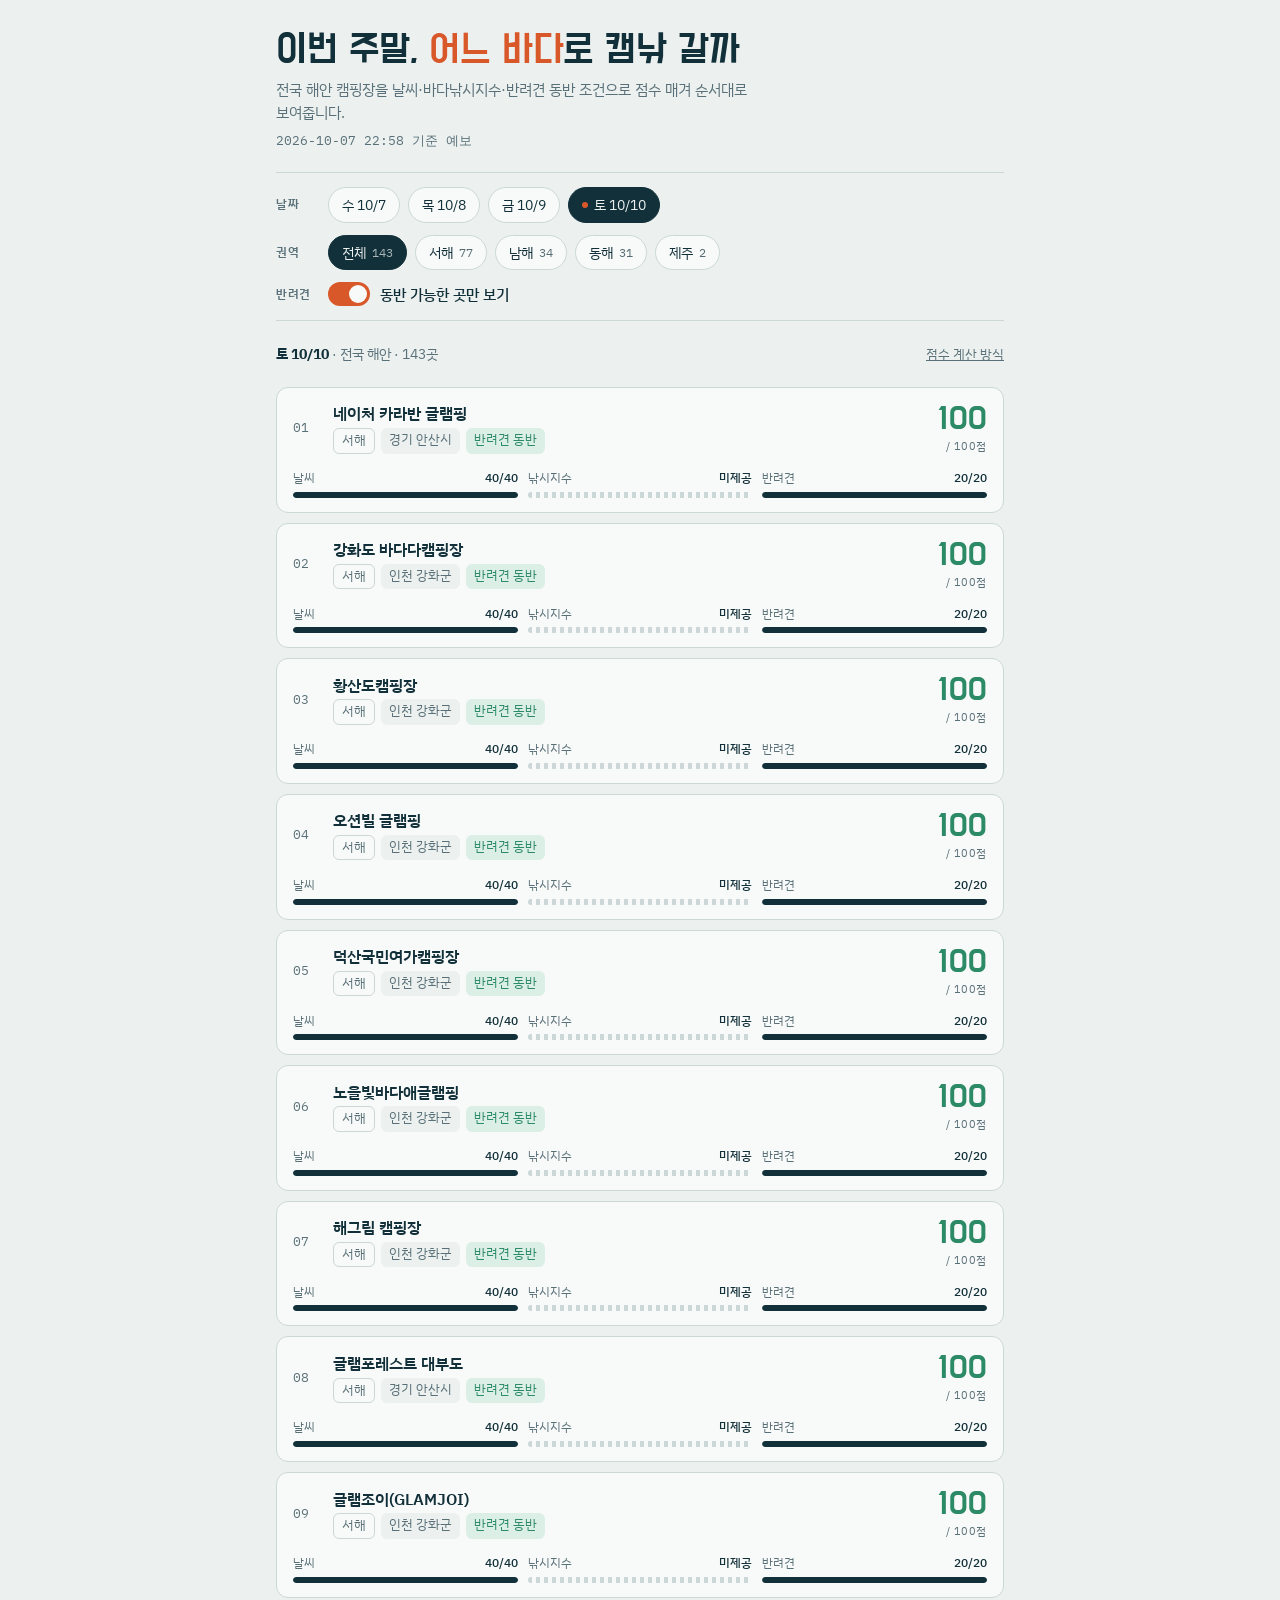
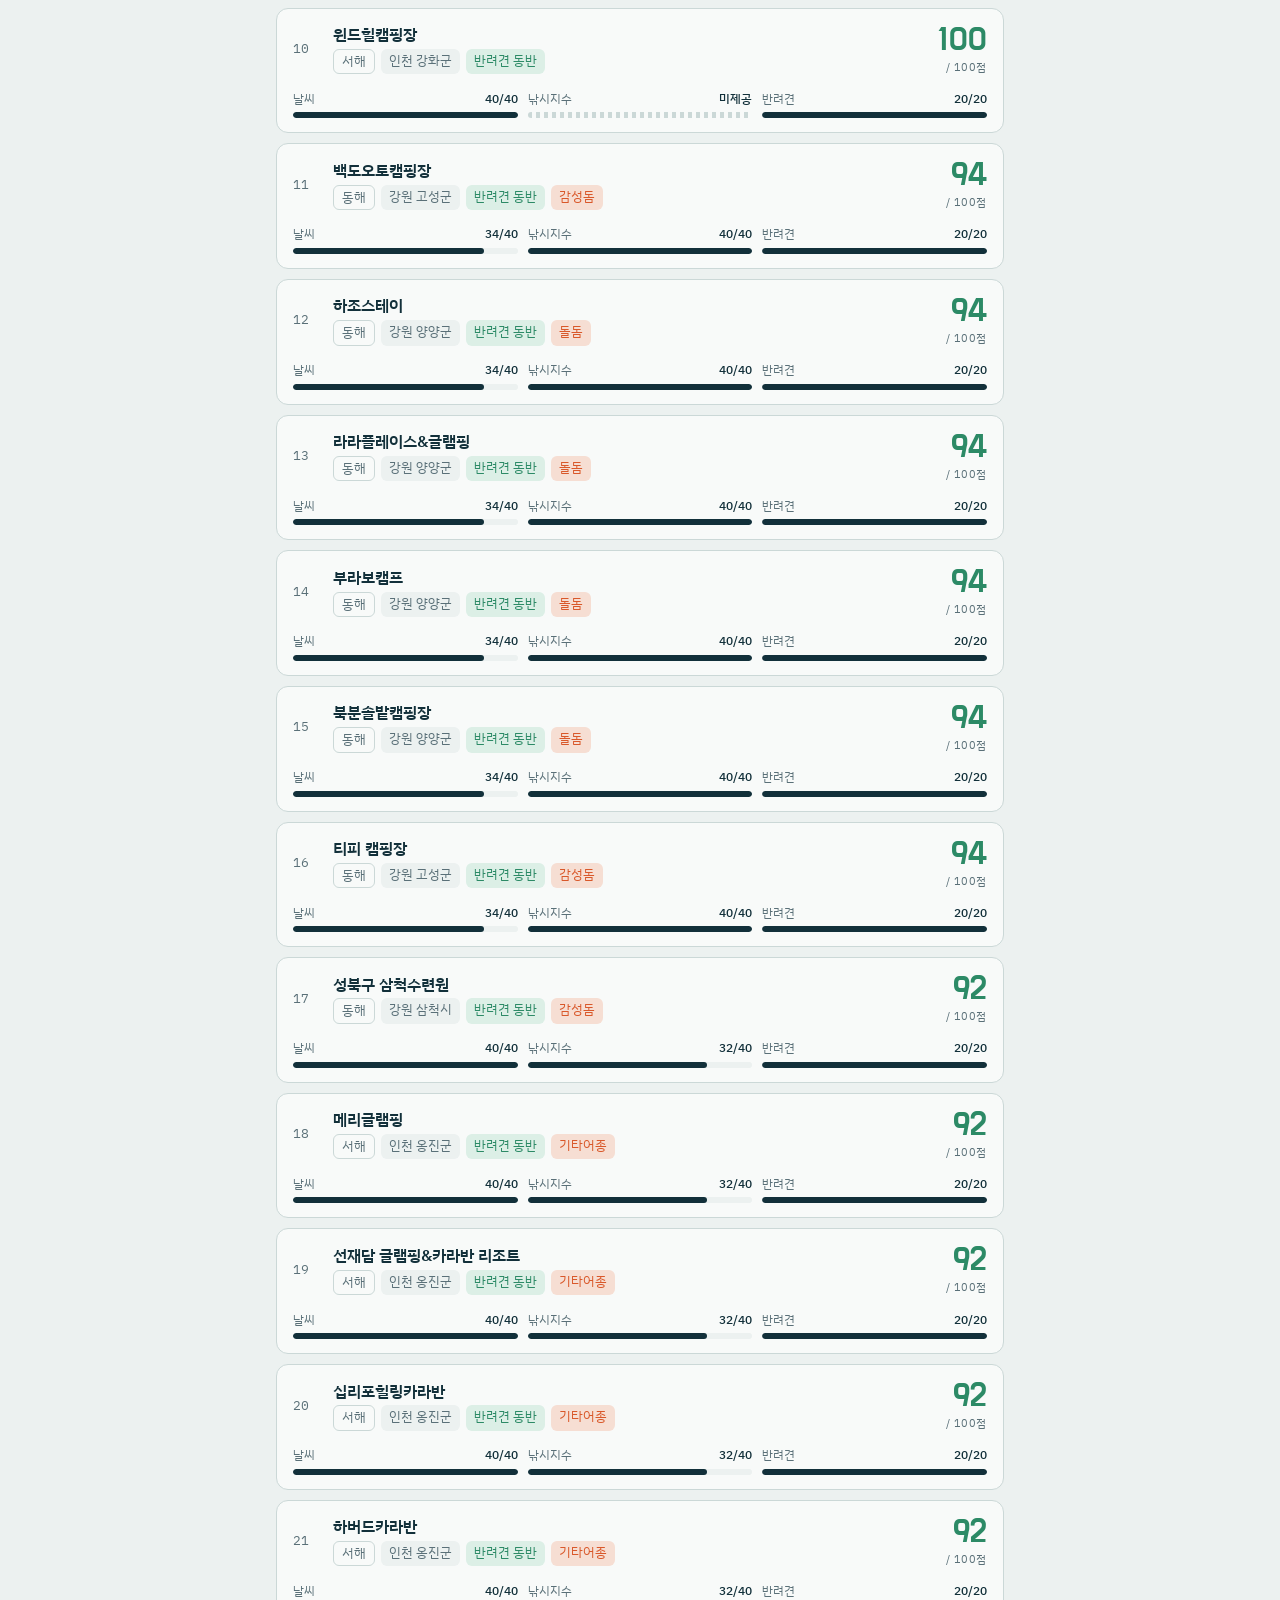
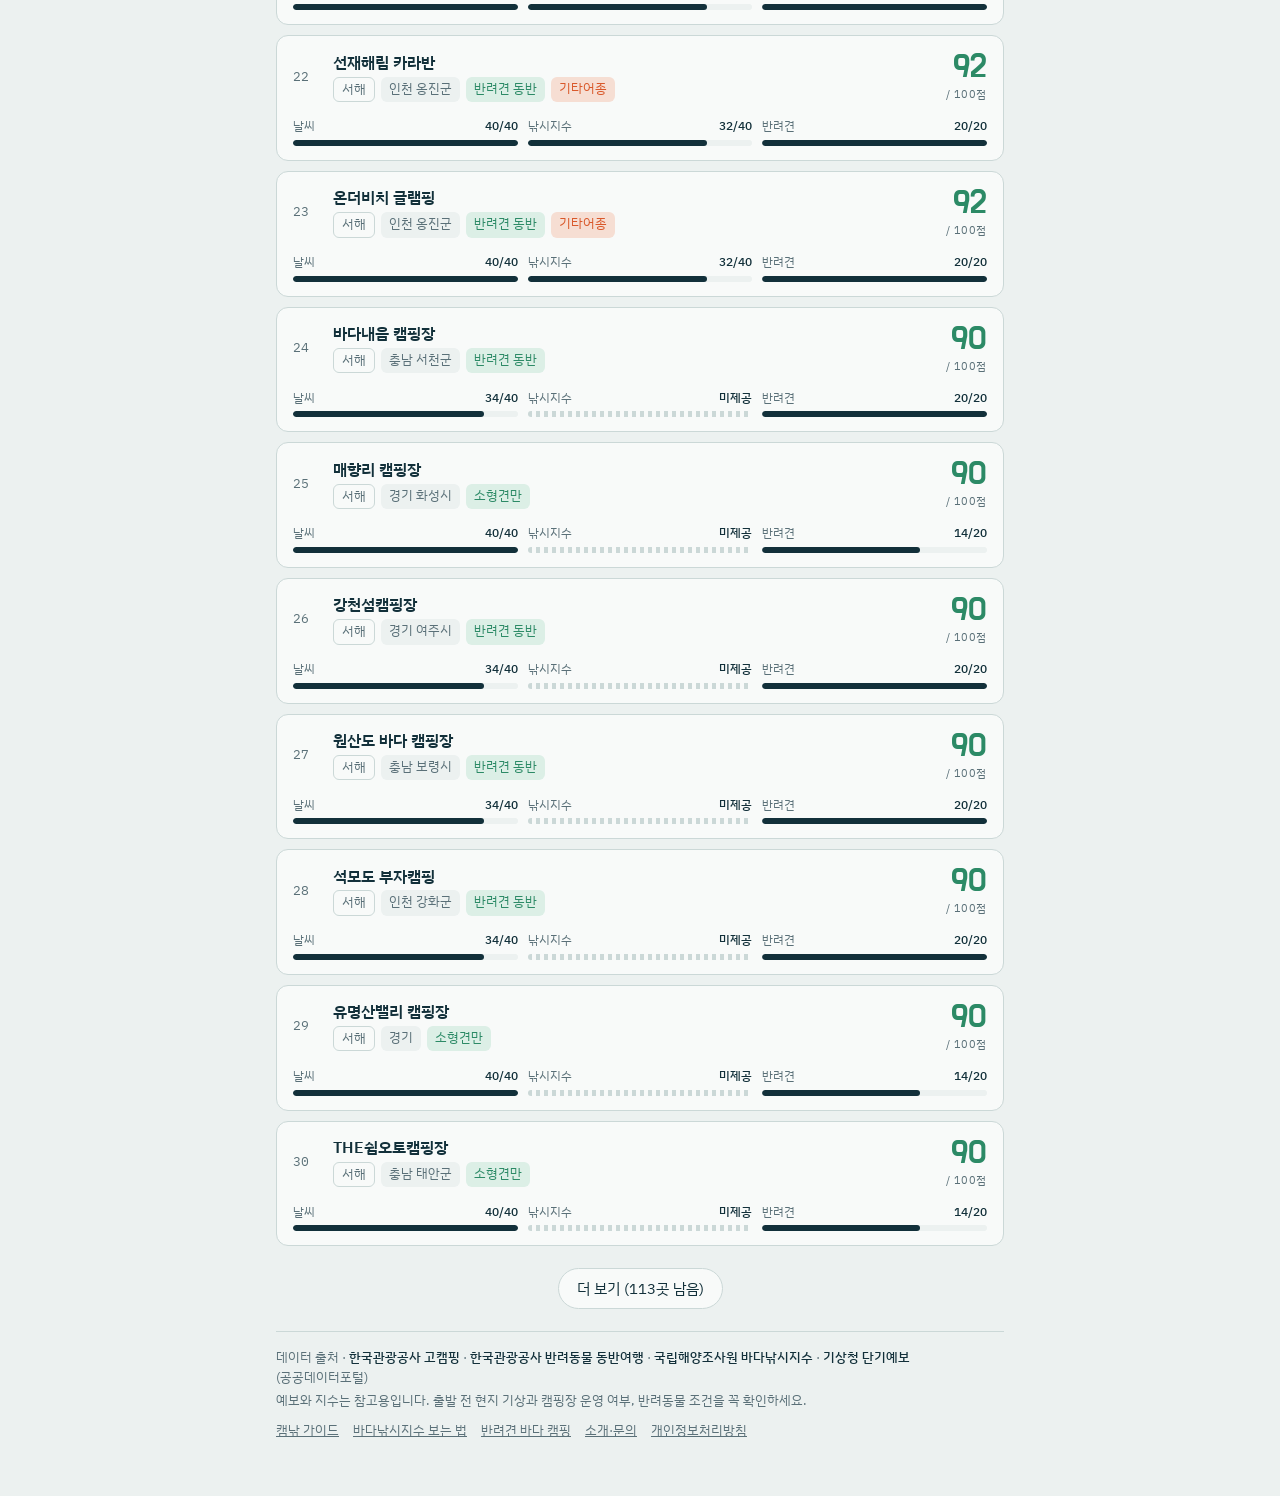
<file: docs/index.html>
<!doctype html>
<html lang="ko">
<head>
<meta charset="utf-8">
<meta name="viewport" content="width=device-width, initial-scale=1, viewport-fit=cover">
<title>주말 바다캠낚</title>
<meta name="description" content="전국 해안 캠핑장을 날씨·바다낚시지수·반려견 동반 조건으로 점수 매겨 보여줍니다.">
<link rel="preconnect" href="https://fonts.googleapis.com">
<link rel="stylesheet" href="https://fonts.googleapis.com/css2?family=Do+Hyeon&family=IBM+Plex+Sans+KR:wght@400;500;600&family=IBM+Plex+Mono:wght@400;500&display=swap">
<style>
/* Layout: 물때표처럼 촘촘한 한 줄 목록. 권역 → 시군 2단 필터, 카드를 누르면 그 자리에서 상세가 펼쳐진다. */
:root{
  --bg:#ECF1F0;--surface:#F8FAF9;--ink:#12303A;--muted:#5A7078;--line:#CBD8D7;
  --accent:#D9582A;--accent-soft:#F6DED3;
  --good:#2C8A66;--ok:#B8901B;--bad:#B4483C;
  --good-soft:#DCEFE6;--ok-soft:#F3EACB;--bad-soft:#F3DCD8;
  --f-display:"Do Hyeon","IBM Plex Sans KR",system-ui,sans-serif;
  --f-body:"IBM Plex Sans KR","Apple SD Gothic Neo","Malgun Gothic",system-ui,sans-serif;
  --f-mono:"IBM Plex Mono",ui-monospace,Menlo,monospace;
  color-scheme:light;
}
@media (prefers-color-scheme: dark){:root{
  --bg:#0D1C21;--surface:#132A31;--ink:#E3EEEC;--muted:#93ABB0;--line:#24434B;
  --accent:#F07A48;--accent-soft:#3A2419;--good:#5FC69A;--ok:#E2BE4E;--bad:#E9786A;
  --good-soft:#173A2E;--ok-soft:#3A3217;--bad-soft:#3E1F1B;color-scheme:dark}}

*{box-sizing:border-box}
html,body{margin:0}
body{background:var(--bg);color:var(--ink);font-family:var(--f-body);font-size:15px;line-height:1.55;padding-top:env(safe-area-inset-top,0px);word-break:keep-all;overflow-wrap:break-word}
[hidden]{display:none!important}
.wrap{max-width:760px;margin:0 auto;padding-inline:16px;padding-block:28px 56px;display:grid;gap:22px}
button{font:inherit;color:inherit}
a{color:inherit}
:focus-visible{outline:2px solid var(--accent);outline-offset:2px}

header{display:grid;gap:6px}
h1{font-family:var(--f-display);font-weight:400;font-size:clamp(30px,6vw,40px);line-height:1.1;margin:0;letter-spacing:-.01em;text-wrap:balance}
h1 em{font-style:normal;color:var(--accent)}
.sub{color:var(--muted);margin:0;max-width:60ch}
.badge{justify-self:start;font-size:12px;font-weight:600;letter-spacing:.04em;color:var(--accent);background:var(--accent-soft);padding:3px 9px;border-radius:999px}
.updated{font-size:12.5px;color:var(--muted);font-family:var(--f-mono)}

.controls{display:grid;gap:12px;padding-block:14px;border-block:1px solid var(--line)}
.row{display:flex;flex-wrap:wrap;gap:8px;align-items:center}
.lbl{font-size:12px;font-weight:600;letter-spacing:.06em;color:var(--muted);min-width:44px}
.chip{border:1px solid var(--line);background:var(--surface);padding:6px 13px;border-radius:999px;cursor:pointer;font-size:14px;display:inline-flex;align-items:center;gap:6px}
.chip[aria-pressed="true"]{background:var(--ink);color:var(--bg);border-color:var(--ink)}
.chip .c{font-family:var(--f-mono);font-size:11.5px;opacity:.7}
.chip .we{width:6px;height:6px;border-radius:50%;background:var(--accent)}
.chip.sm{padding:4px 11px;font-size:13px}
.sub-row{padding-left:52px}
@media (max-width:520px){.sub-row{padding-left:0}}
.toggle{display:inline-flex;align-items:center;gap:10px;cursor:pointer;font-weight:500}
.toggle input{position:absolute;opacity:0;width:1px;height:1px}
.sw{width:42px;height:24px;border-radius:999px;background:var(--line);position:relative;transition:background .2s}
.sw::after{content:"";position:absolute;top:3px;left:3px;width:18px;height:18px;border-radius:50%;background:var(--surface);transition:transform .2s}
.toggle input:checked + .sw{background:var(--accent)}
.toggle input:checked + .sw::after{transform:translateX(18px)}
.toggle input:focus-visible + .sw{outline:2px solid var(--accent);outline-offset:2px}

.summary{display:flex;justify-content:space-between;align-items:baseline;gap:8px;flex-wrap:wrap;font-size:14px;color:var(--muted)}
.summary b{color:var(--ink)}
.howto{background:none;border:none;color:var(--muted);text-decoration:underline;cursor:pointer;padding:0;font-size:13px}
.formula{font-size:13px;color:var(--muted);background:var(--surface);border:1px solid var(--line);border-radius:10px;padding:12px 14px;display:grid;gap:4px}
.formula p{margin:0}

ol.list{list-style:none;margin:0;padding:0;display:grid;gap:10px}
.card{background:var(--surface);border:1px solid var(--line);border-radius:12px;overflow:hidden}
.card.open{border-color:var(--ink)}
.head{width:100%;display:grid;grid-template-columns:auto 1fr auto;gap:14px;align-items:center;padding:14px 16px;background:none;border:none;text-align:left;cursor:pointer}
.rank{font-family:var(--f-mono);font-size:13px;color:var(--muted);width:26px}
.info{min-width:0;display:grid;gap:4px}
.name{font-weight:600;font-size:16px;line-height:1.3;overflow-wrap:anywhere}
.meta{display:flex;flex-wrap:wrap;gap:6px;font-size:12.5px}
.tag{padding:2px 8px;border-radius:6px;background:var(--bg);color:var(--muted)}
.tag.zone{background:transparent;border:1px solid var(--line)}
.tag.pet{background:var(--good-soft);color:var(--good)}
.tag.nopet{background:var(--bad-soft);color:var(--bad)}
.tag.fish{background:var(--accent-soft);color:var(--accent)}
.score{text-align:right;display:grid;justify-items:end;gap:2px}
.score .n{font-family:var(--f-display);font-size:34px;line-height:1;font-variant-numeric:tabular-nums}
.score .of{font-size:11px;color:var(--muted);letter-spacing:.05em}
.score.g .n{color:var(--good)}.score.o .n{color:var(--ok)}.score.b .n{color:var(--bad)}

.bars{display:grid;grid-template-columns:repeat(3,1fr);gap:10px;padding:0 16px 14px}
.bar{display:grid;gap:4px;font-size:12px;color:var(--muted)}
.bar .t{display:flex;justify-content:space-between;font-variant-numeric:tabular-nums}
.bar .t b{color:var(--ink);font-weight:500}
.track{height:6px;border-radius:3px;background:var(--bg);overflow:hidden}
.fill{height:100%;border-radius:3px;background:var(--ink)}
.bar.na .track{background:repeating-linear-gradient(90deg,var(--line) 0 4px,transparent 4px 8px)}

.detail{border-top:1px dashed var(--line);padding:16px;display:grid;gap:18px}
.detail h3{font-size:12px;font-weight:600;letter-spacing:.08em;color:var(--muted);margin:0 0 8px}
.cells{display:grid;grid-template-columns:repeat(4,1fr);gap:8px}
.cell{background:var(--bg);border-radius:8px;padding:8px 10px;display:grid;gap:2px}
.cell span{font-size:11.5px;color:var(--muted)}
.cell b{font-family:var(--f-mono);font-weight:500;font-size:15px;font-variant-numeric:tabular-nums}
.slots{display:grid;grid-template-columns:repeat(3,1fr);gap:8px}
.slot{border:1px solid var(--line);border-radius:8px;padding:8px 10px;font-size:13px;display:grid;gap:2px}
.slot .when{font-weight:600}
.slot .v{font-family:var(--f-mono);font-size:12.5px;color:var(--muted)}
.idx{display:inline-block;font-weight:600;padding:1px 8px;border-radius:5px;font-size:12.5px}
.idx.l5,.idx.l4{background:var(--good-soft);color:var(--good)}
.idx.l3{background:var(--ok-soft);color:var(--ok)}
.idx.l2,.idx.l1{background:var(--bad-soft);color:var(--bad)}
.p{font-size:14px;margin:0}
.p .d{font-family:var(--f-mono);color:var(--muted);font-size:13px}
ul.near{list-style:none;margin:0;padding:0;display:grid;gap:6px}
ul.near li{display:flex;justify-content:space-between;gap:10px;font-size:14px;padding-bottom:6px;border-bottom:1px solid var(--line)}
ul.near li:last-child{border-bottom:none}
ul.near .k{font-size:12px;color:var(--muted);margin-right:6px}
ul.near .d{font-family:var(--f-mono);color:var(--muted);font-size:13px;white-space:nowrap}
.links{display:flex;flex-wrap:wrap;gap:8px;align-items:center}
.cta{border:1px solid var(--ink);background:var(--ink);color:var(--bg);border-radius:8px;padding:8px 14px;font-size:13.5px;font-weight:500;cursor:pointer;text-decoration:none}
.tel{font-family:var(--f-mono);font-size:13px;color:var(--muted);user-select:all}
.more{justify-self:center;border:1px solid var(--line);background:var(--surface);border-radius:999px;padding:8px 18px;cursor:pointer}

.empty{background:var(--surface);border:1px dashed var(--line);border-radius:12px;padding:24px;text-align:center;color:var(--muted)}
footer{font-size:12.5px;color:var(--muted);display:grid;gap:4px;border-top:1px solid var(--line);padding-top:16px}
footer b{color:var(--ink);font-weight:500}
.flinks{display:flex;flex-wrap:wrap;gap:4px 14px;margin-top:6px}
.flinks a{color:var(--muted)}

@media (max-width:520px){
  .bars{grid-template-columns:1fr}
  .cells{grid-template-columns:repeat(2,1fr)}
  .slots{grid-template-columns:1fr}
  .head{gap:10px;padding:12px 14px}
}
@media (prefers-reduced-motion:reduce){*{transition:none!important}}
</style>
</head>
<body>
<div class="wrap">
  <header>
    <span class="badge" id="demo-badge" hidden>예시 데이터 · 실제 API 연결 전</span>
    <h1>이번 주말, <em>어느 바다</em>로 캠낚 갈까</h1>
    <p class="sub">전국 해안 캠핑장을 날씨·바다낚시지수·반려견 동반 조건으로 점수 매겨 순서대로 보여줍니다.</p>
    <span class="updated" id="updated"></span>
  </header>

  <section class="controls" aria-label="조건">
    <div class="row" role="group" aria-label="날짜" id="dates"></div>
    <div class="row" role="group" aria-label="권역" id="zones"></div>
    <div class="row sub-row" role="group" aria-label="시군" id="cities" hidden></div>
    <div class="row">
      <span class="lbl">반려견</span>
      <label class="toggle" for="pet-only"><input type="checkbox" id="pet-only" checked><span class="sw" aria-hidden="true"></span>동반 가능한 곳만 보기</label>
    </div>
  </section>

  <div class="summary">
    <span id="summary">데이터를 불러오는 중…</span>
    <button class="howto" id="howto-btn" aria-expanded="false" aria-controls="formula">점수 계산 방식</button>
  </div>
  <div class="formula" id="formula" hidden>
    <p><b>날씨 40점</b> 낮 시간(06~21시) 최고 강수확률과 최대 풍속(4m/s 초과분)을 감점해 계산합니다.</p>
    <p><b>낚시 40점</b> 15km 안 가장 가까운 포인트의 바다낚시지수 5단계(매우좋음 40 · 좋음 32 · 보통 24 · 나쁨 14 · 매우나쁨 6).</p>
    <p><b>편의 20점</b> 반려견 전 견종 가능 20 · 소형견만 14 · 불가 8. 반려견 필터를 끄면 부대시설 수 기준으로 바뀝니다.</p>
    <p>낚시지수가 없는 곳은 날씨와 편의 60점을 100점으로 환산합니다.</p>
  </div>

  <ol class="list" id="list"></ol>
  <button class="more" id="more" hidden>더 보기</button>

  <footer>
    <span>데이터 출처 · <b>한국관광공사 고캠핑</b> · <b>한국관광공사 반려동물 동반여행</b> · <b>국립해양조사원 바다낚시지수</b> · <b>기상청 단기예보</b> (공공데이터포털)</span>
    <span>예보와 지수는 참고용입니다. 출발 전 현지 기상과 캠핑장 운영 여부, 반려동물 조건을 꼭 확인하세요.</span>
    <nav class="flinks"><a href="guide.html">캠낚 가이드</a><a href="guide-fishing-index.html">바다낚시지수 보는 법</a><a href="guide-dog-camping.html">반려견 바다 캠핑</a><a href="about.html">소개·문의</a><a href="privacy.html">개인정보처리방침</a></nav>
  </footer>
</div>

<script>
const ZONES=["서해","남해","동해","제주"];
const LV={"매우좋음":5,"좋음":4,"보통":3,"나쁨":2,"매우나쁨":1};
const PAGE=30;
let DATA=null;
const state={day:null,zone:"전체",city:"전체",petOnly:true,open:null,limit:PAGE};

function load(){try{const s=JSON.parse(localStorage.getItem("camnak")||"{}");
  if(s.zone)state.zone=s.zone;if(typeof s.petOnly==="boolean")state.petOnly=s.petOnly;}catch(e){}}
function save(){try{localStorage.setItem("camnak",JSON.stringify({zone:state.zone,city:state.city,petOnly:state.petOnly}))}catch(e){}}
const esc=s=>String(s??"").replace(/[&<>"']/g,c=>({"&":"&amp;","<":"&lt;",">":"&gt;",'"':"&quot;","'":"&#39;"}[c]));

function scoreOf(s){
  const d=s.days[state.day];
  const conv=state.petOnly?({all:20,small:14,none:8}[s.pet]):s.fac;
  if(d.fishScore==null)return{weather:d.weather,fish:null,conv,total:Math.round((d.weather+conv)/60*100)};
  return{weather:d.weather,fish:d.fishScore,conv,total:d.weather+d.fishScore+conv};
}
const visible=s=>(!state.petOnly||s.pet!=="none")&&s.days[state.day];
const zonesOf=s=>s.zones||[s.zone];
const inZone=(s,z)=>z==="전체"||zonesOf(s).includes(z);
const petTag=s=>s.pet==="all"?'<span class="tag pet">반려견 동반</span>':s.pet==="small"?'<span class="tag pet">소형견만</span>':'<span class="tag nopet">반려견 불가</span>';
const bar=(label,v,max)=>v==null
  ?`<div class="bar na"><div class="t"><span>${label}</span><b>미제공</b></div><div class="track"></div></div>`
  :`<div class="bar"><div class="t"><span>${label}</span><b>${v}/${max}</b></div><div class="track"><div class="fill" style="width:${v/max*100}%"></div></div></div>`;
const tone=t=>t>=75?"g":t>=55?"o":"b";
const cell=(k,v)=>v==null||v===""?"":`<div class="cell"><span>${k}</span><b>${esc(v)}</b></div>`;

function renderFilters(){
  document.getElementById("dates").innerHTML='<span class="lbl">날짜</span>'+DATA.dates.map((d,i)=>
    `<button class="chip" id="d-${i}" data-day="${d.key}" aria-pressed="${state.day===d.key}">${d.weekend?'<span class="we" aria-label="주말"></span>':''}${d.label}</button>`).join("");
  const count=z=>DATA.sites.filter(s=>visible(s)&&inZone(s,z)).length;
  document.getElementById("zones").innerHTML='<span class="lbl">권역</span>'+["전체",...ZONES].map((z,i)=>
    `<button class="chip" id="z-${i}" data-zone="${z}" aria-pressed="${state.zone===z}">${z}<span class="c">${count(z)}</span></button>`).join("");
  const row=document.getElementById("cities");
  if(state.zone==="전체"){row.hidden=true;row.innerHTML="";}
  else{
    const cities=[...new Set(DATA.sites.filter(s=>inZone(s,state.zone)&&visible(s)).map(s=>s.city))].sort();
    row.hidden=false;
    row.innerHTML=["전체",...cities].map((c,i)=>`<button class="chip sm" id="c-${i}" data-city="${esc(c)}" aria-pressed="${state.city===c}">${c==="전체"?state.zone+" 전체":esc(c)}</button>`).join("");
  }
  document.getElementById("pet-only").checked=state.petOnly;
}

function detailHtml(s,d){
  const f=d.fishScore!=null;
  let pointHtml;
  if(f)pointHtml=`<p class="p">${esc(s.point.name)} <span class="d">${s.point.km}km</span>${d.fishName?` · 대상어 ${esc(d.fishName)}`:""} · 낚시지수 <span class="idx l${LV[d.idx]||3}">${esc(d.idx)}</span></p>`;
  else if(s.point&&s.point.name)pointHtml=`<p class="p">${esc(s.point.name)} <span class="d">${s.point.km}km</span> · 이 날짜의 낚시지수가 아직 없어요.</p>`;
  else if(s.point)pointHtml=`<p class="p">반경 15km 안에 낚시지수 제공 포인트가 없어요 <span class="d">(가장 가까운 곳 ${s.point.km}km)</span>.</p>`;
  else pointHtml=`<p class="p">낚시지수는 곧 연결됩니다. 지금은 날씨와 편의 점수로만 순위를 매겼어요.</p>`;
  const near=s.near&&s.near.length
    ?`<ul class="near">${s.near.map(n=>`<li><span><span class="k">${esc(n[0])}</span>${esc(n[1])}</span><span class="d">${n[2]}km</span></li>`).join("")}</ul>`
    :`<p class="p">10km 안에 등록된 반려동물 동반 장소가 없어요.</p>`;
  const petNote=s.petRaw?` · 캠핑장 표기: ${esc(s.petRaw)}`:" · 캠핑장 표기 없음(동반 불가로 분류)";
  return `
    <div><h3>바다·날씨</h3><div class="cells">
      ${cell("강수확률",d.rain+" %")}${cell("최대 풍속",d.wind+" m/s")}${d.wave!=null?cell("파고",d.wave.toFixed(1)+" m"):""}
      ${d.tmax!=null?cell("기온",`${d.tmin}~${d.tmax} ℃`):""}${d.sea!=null?cell("수온",d.sea+" ℃"):""}${d.tide?cell("물때",d.tide):""}</div></div>
    <div><h3>시간대별 날씨</h3><div class="slots">${d.slots.map(x=>`<div class="slot"><span class="when">${x[0]}</span><span>${esc(x[1])}</span><span class="v">${esc(x[2])}</span></div>`).join("")}</div></div>
    <div><h3>가까운 낚시 포인트</h3>${pointHtml}</div>
    <div><h3>주변 반려동물 동반 장소${petNote}</h3>${near}</div>
    <div class="links">${s.link?`<a class="cta" href="${esc(s.link)}" target="_blank" rel="noopener">예약·홈페이지</a>`:""}${s.tel?`<span class="tel">${esc(s.tel)}</span>`:""}<span class="p" style="color:var(--muted);font-size:13px">${esc(s.addr)}</span></div>`;
}

function render(){
  renderFilters();
  const rows=DATA.sites.filter(s=>visible(s)&&inZone(s,state.zone)&&(state.city==="전체"||s.city===state.city))
    .map(s=>({s,sc:scoreOf(s)})).sort((a,b)=>b.sc.total-a.sc.total);
  const dl=DATA.dates.find(d=>d.key===state.day);
  const where=state.zone==="전체"?"전국 해안":state.city==="전체"?state.zone+" 권역":state.zone+" · "+state.city;
  document.getElementById("summary").innerHTML=`<b>${dl?dl.label:""}</b> · ${where} · ${rows.length}곳`;

  const list=document.getElementById("list");
  const more=document.getElementById("more");
  if(!rows.length){list.innerHTML='<li class="empty">조건에 맞는 캠핑장이 없어요. 권역을 넓히거나 반려견 필터를 꺼 보세요.</li>';more.hidden=true;return;}
  list.innerHTML=rows.slice(0,state.limit).map(({s,sc},i)=>{
    const d=s.days[state.day];const open=state.open===s.id;
    return `<li class="card${open?" open":""}">
      <button class="head" id="h-${s.id}" data-id="${s.id}" aria-expanded="${open}" aria-controls="x-${s.id}">
        <span class="rank">${String(i+1).padStart(2,"0")}</span>
        <span class="info"><span class="name">${esc(s.name)}</span>
          <span class="meta"><span class="tag zone">${zonesOf(s).join("·")}</span><span class="tag">${esc(s.area)}</span>${petTag(s)}${d.fishName?`<span class="tag fish">${esc(d.fishName)}</span>`:""}</span></span>
        <span class="score ${tone(sc.total)}"><span class="n">${sc.total}</span><span class="of">/ 100점</span></span>
      </button>
      <div class="bars">${bar("날씨",sc.weather,40)}${bar("낚시지수",sc.fish,40)}${bar(state.petOnly?"반려견":"편의시설",sc.conv,20)}</div>
      <div class="detail" id="x-${s.id}" ${open?"":"hidden"}>${open?detailHtml(s,d):""}</div></li>`;}).join("");
  more.hidden=rows.length<=state.limit;
  more.textContent=`더 보기 (${rows.length-state.limit}곳 남음)`;
}

document.addEventListener("click",e=>{
  const day=e.target.closest("[data-day]");if(day){state.day=day.dataset.day;render();return;}
  const z=e.target.closest("[data-zone]");if(z){state.zone=z.dataset.zone;state.city="전체";state.open=null;state.limit=PAGE;save();render();return;}
  const c=e.target.closest("[data-city]");if(c){state.city=c.dataset.city;state.open=null;state.limit=PAGE;save();render();return;}
  const h=e.target.closest(".head");if(h){state.open=state.open===h.dataset.id?null:h.dataset.id;render();document.getElementById("h-"+h.dataset.id)?.focus();return;}
});
document.getElementById("more").addEventListener("click",()=>{state.limit+=PAGE;render();});
document.getElementById("pet-only").addEventListener("change",e=>{state.petOnly=e.target.checked;save();render();});
document.getElementById("howto-btn").addEventListener("click",e=>{const f=document.getElementById("formula");f.hidden=!f.hidden;e.currentTarget.setAttribute("aria-expanded",String(!f.hidden));});

load();
fetch("data/sites.json",{cache:"no-cache"}).then(r=>{if(!r.ok)throw new Error(r.status);return r.json();}).then(d=>{
  DATA=d;
  document.getElementById("demo-badge").hidden=!d.demo;
  document.getElementById("updated").textContent=`${d.updated} 기준 예보`;
  const we=d.dates.find(x=>x.weekend);
  state.day=(we||d.dates[0]).key;
  if(!ZONES.includes(state.zone))state.zone="전체";
  render();
}).catch(()=>{document.getElementById("summary").textContent="데이터를 불러오지 못했어요. 잠시 후 새로고침해 주세요.";});
</script>
</body>
</html>
</file>
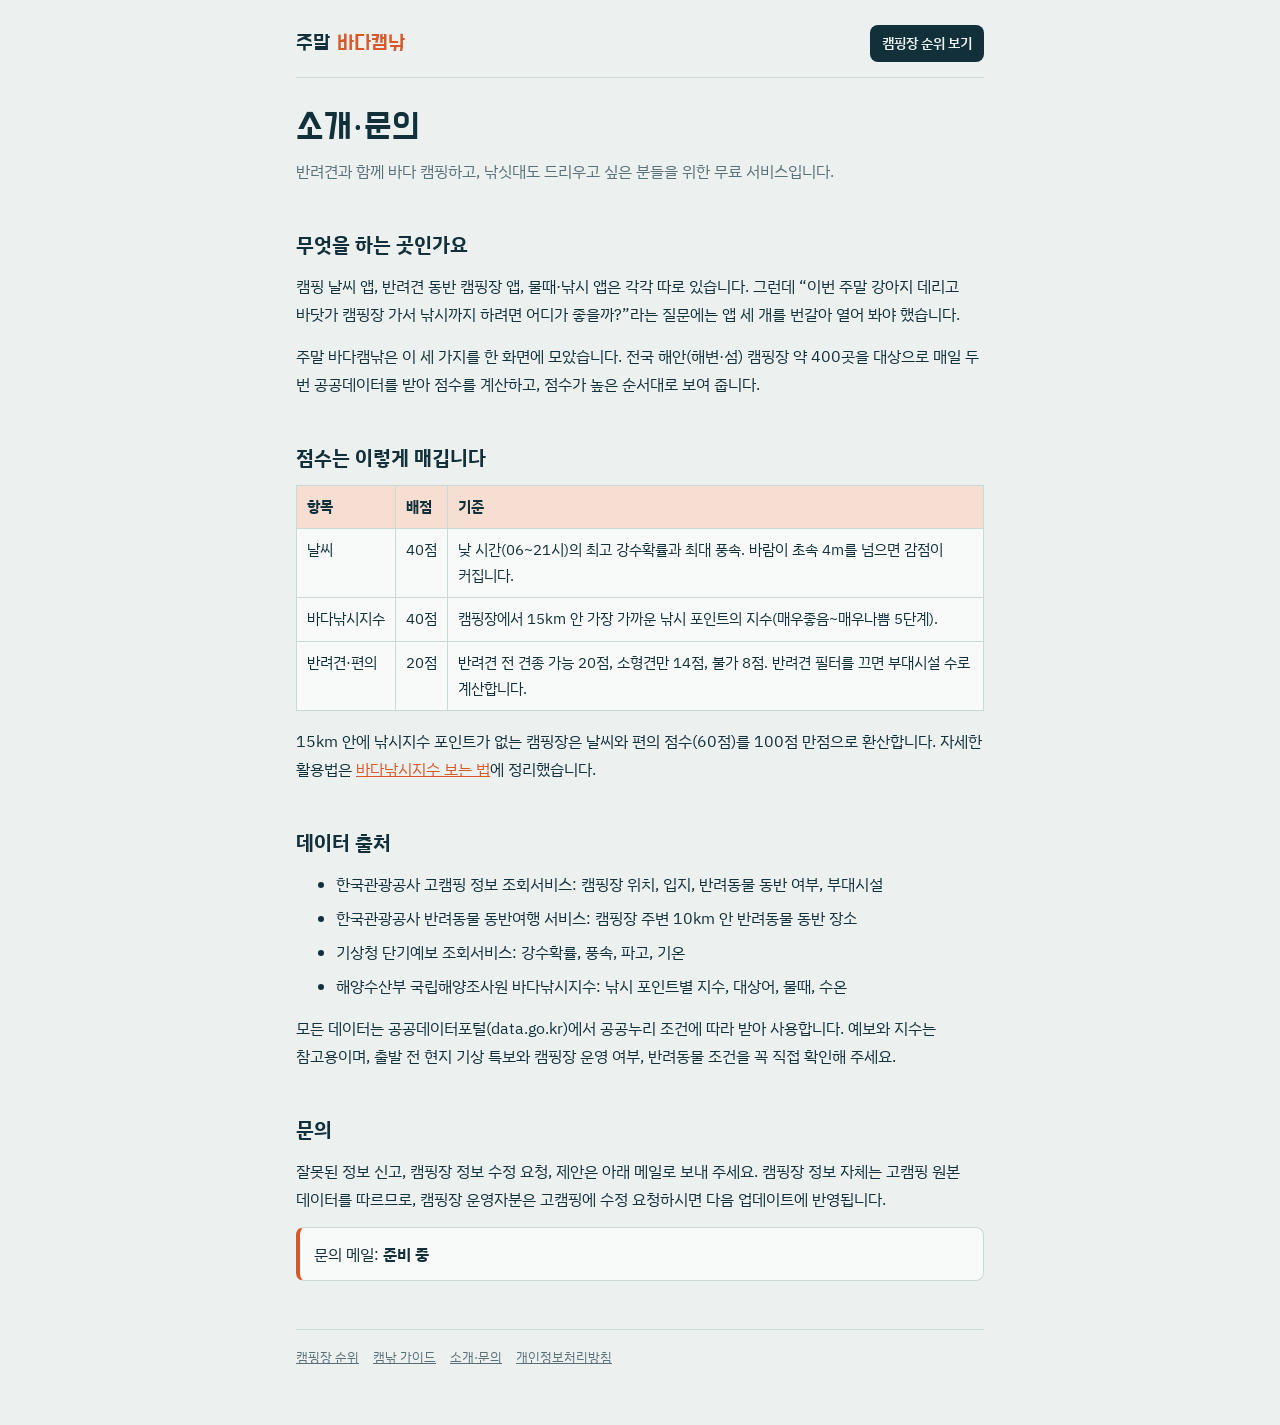
<file: docs/about.html>
<!doctype html>
<html lang="ko">
<head>
<meta charset="utf-8">
<meta name="viewport" content="width=device-width, initial-scale=1">
<title>소개·문의 | 주말 바다캠낚</title>
<meta name="description" content="주말 바다캠낚은 전국 해안 캠핑장을 날씨·바다낚시지수·반려견 동반 조건으로 점수 매겨 보여주는 무료 서비스입니다.">
<link rel="stylesheet" href="https://fonts.googleapis.com/css2?family=Do+Hyeon&family=IBM+Plex+Sans+KR:wght@400;500;600&display=swap">
<link rel="stylesheet" href="page.css">
</head>
<body>
<div class="wrap">
  <nav class="top"><a class="home" href="./">주말 <em>바다캠낚</em></a><a class="go" href="./">캠핑장 순위 보기</a></nav>

  <h1>소개·문의</h1>
  <p class="lead">반려견과 함께 바다 캠핑하고, 낚싯대도 드리우고 싶은 분들을 위한 무료 서비스입니다.</p>

  <h2>무엇을 하는 곳인가요</h2>
  <p>캠핑 날씨 앱, 반려견 동반 캠핑장 앱, 물때·낚시 앱은 각각 따로 있습니다. 그런데 “이번 주말 강아지 데리고 바닷가 캠핑장 가서 낚시까지 하려면 어디가 좋을까?”라는 질문에는 앱 세 개를 번갈아 열어 봐야 했습니다.</p>
  <p>주말 바다캠낚은 이 세 가지를 한 화면에 모았습니다. 전국 해안(해변·섬) 캠핑장 약 400곳을 대상으로 매일 두 번 공공데이터를 받아 점수를 계산하고, 점수가 높은 순서대로 보여 줍니다.</p>

  <h2>점수는 이렇게 매깁니다</h2>
  <table>
    <tr><th>항목</th><th>배점</th><th>기준</th></tr>
    <tr><td>날씨</td><td>40점</td><td>낮 시간(06~21시)의 최고 강수확률과 최대 풍속. 바람이 초속 4m를 넘으면 감점이 커집니다.</td></tr>
    <tr><td>바다낚시지수</td><td>40점</td><td>캠핑장에서 15km 안 가장 가까운 낚시 포인트의 지수(매우좋음~매우나쁨 5단계).</td></tr>
    <tr><td>반려견·편의</td><td>20점</td><td>반려견 전 견종 가능 20점, 소형견만 14점, 불가 8점. 반려견 필터를 끄면 부대시설 수로 계산합니다.</td></tr>
  </table>
  <p>15km 안에 낚시지수 포인트가 없는 캠핑장은 날씨와 편의 점수(60점)를 100점 만점으로 환산합니다. 자세한 활용법은 <a href="guide-fishing-index.html">바다낚시지수 보는 법</a>에 정리했습니다.</p>

  <h2>데이터 출처</h2>
  <ul>
    <li>한국관광공사 고캠핑 정보 조회서비스: 캠핑장 위치, 입지, 반려동물 동반 여부, 부대시설</li>
    <li>한국관광공사 반려동물 동반여행 서비스: 캠핑장 주변 10km 안 반려동물 동반 장소</li>
    <li>기상청 단기예보 조회서비스: 강수확률, 풍속, 파고, 기온</li>
    <li>해양수산부 국립해양조사원 바다낚시지수: 낚시 포인트별 지수, 대상어, 물때, 수온</li>
  </ul>
  <p>모든 데이터는 공공데이터포털(data.go.kr)에서 공공누리 조건에 따라 받아 사용합니다. 예보와 지수는 참고용이며, 출발 전 현지 기상 특보와 캠핑장 운영 여부, 반려동물 조건을 꼭 직접 확인해 주세요.</p>

  <h2>문의</h2>
  <p>잘못된 정보 신고, 캠핑장 정보 수정 요청, 제안은 아래 메일로 보내 주세요. 캠핑장 정보 자체는 고캠핑 원본 데이터를 따르므로, 캠핑장 운영자분은 고캠핑에 수정 요청하시면 다음 업데이트에 반영됩니다.</p>
  <p class="note">문의 메일: <b id="contact">준비 중</b></p>

  <footer><a href="./">캠핑장 순위</a><a href="guide.html">캠낚 가이드</a><a href="about.html">소개·문의</a><a href="privacy.html">개인정보처리방침</a></footer>
</div>
</body>
</html>
</file>
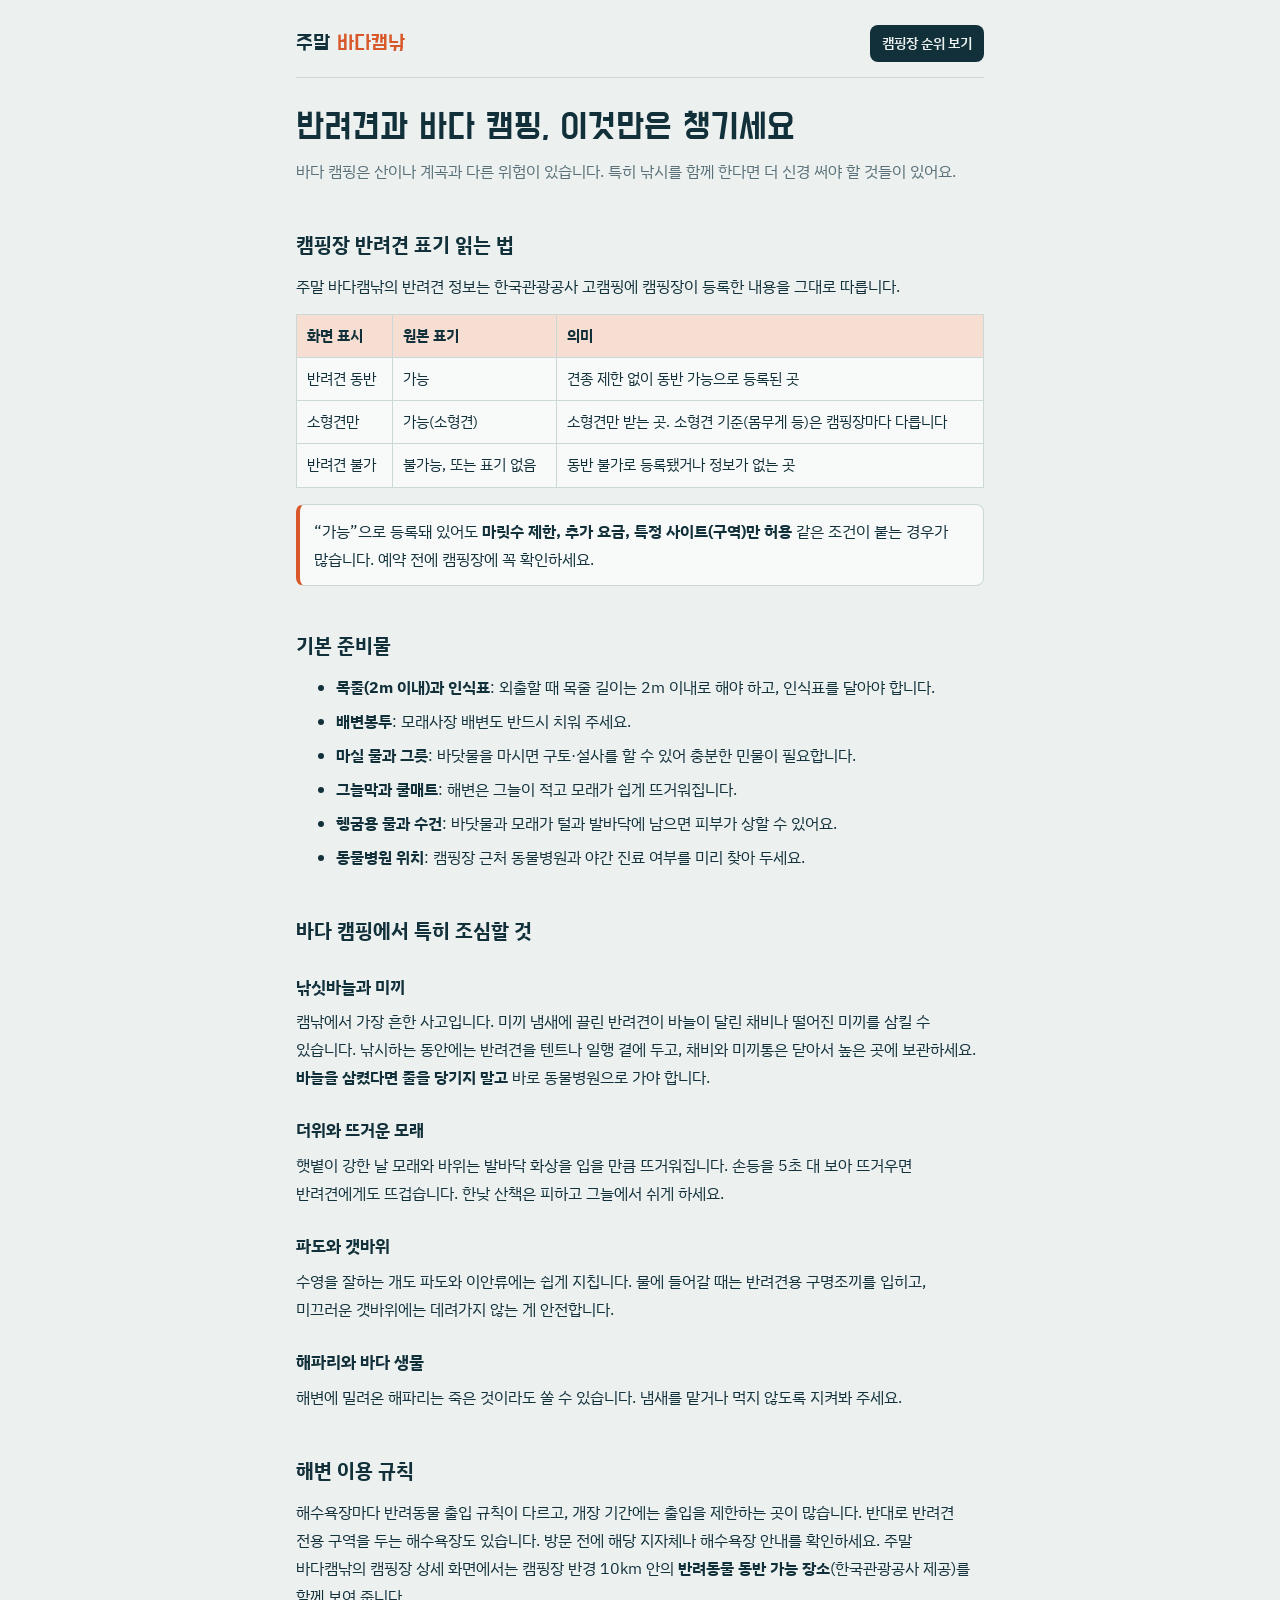
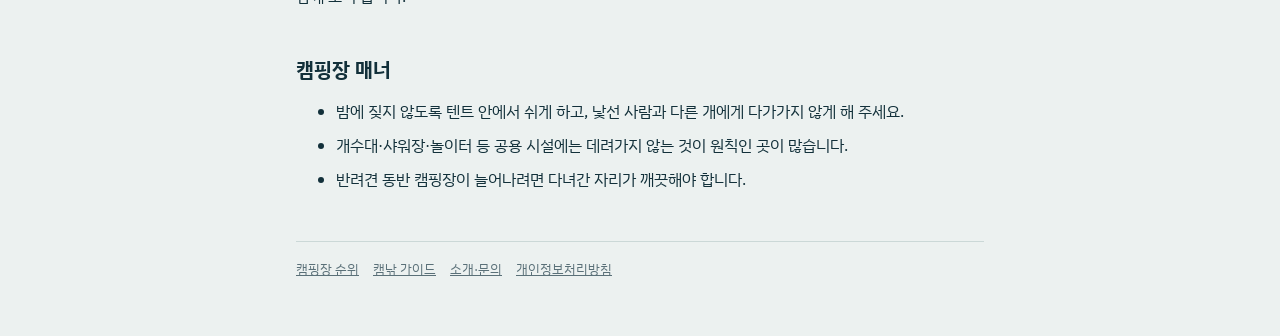
<file: docs/guide-dog-camping.html>
<!doctype html>
<html lang="ko">
<head>
<meta charset="utf-8">
<meta name="viewport" content="width=device-width, initial-scale=1">
<title>반려견과 바다 캠핑, 이것만은 챙기세요 | 주말 바다캠낚</title>
<meta name="description" content="캠핑장 반려견 동반 표기 읽는 법, 해변 이용 규칙, 낚싯바늘·바닷물·더위 등 반려견과 바다 캠핑할 때 꼭 알아야 할 내용.">
<link rel="stylesheet" href="https://fonts.googleapis.com/css2?family=Do+Hyeon&family=IBM+Plex+Sans+KR:wght@400;500;600&display=swap">
<link rel="stylesheet" href="page.css">
</head>
<body>
<div class="wrap">
  <nav class="top"><a class="home" href="./">주말 <em>바다캠낚</em></a><a class="go" href="./">캠핑장 순위 보기</a></nav>

  <h1>반려견과 바다 캠핑, 이것만은 챙기세요</h1>
  <p class="lead">바다 캠핑은 산이나 계곡과 다른 위험이 있습니다. 특히 낚시를 함께 한다면 더 신경 써야 할 것들이 있어요.</p>

  <h2>캠핑장 반려견 표기 읽는 법</h2>
  <p>주말 바다캠낚의 반려견 정보는 한국관광공사 고캠핑에 캠핑장이 등록한 내용을 그대로 따릅니다.</p>
  <table>
    <tr><th>화면 표시</th><th>원본 표기</th><th>의미</th></tr>
    <tr><td>반려견 동반</td><td>가능</td><td>견종 제한 없이 동반 가능으로 등록된 곳</td></tr>
    <tr><td>소형견만</td><td>가능(소형견)</td><td>소형견만 받는 곳. 소형견 기준(몸무게 등)은 캠핑장마다 다릅니다</td></tr>
    <tr><td>반려견 불가</td><td>불가능, 또는 표기 없음</td><td>동반 불가로 등록됐거나 정보가 없는 곳</td></tr>
  </table>
  <div class="note">“가능”으로 등록돼 있어도 <b>마릿수 제한, 추가 요금, 특정 사이트(구역)만 허용</b> 같은 조건이 붙는 경우가 많습니다. 예약 전에 캠핑장에 꼭 확인하세요.</div>

  <h2>기본 준비물</h2>
  <ul>
    <li><b>목줄(2m 이내)과 인식표</b>: 외출할 때 목줄 길이는 2m 이내로 해야 하고, 인식표를 달아야 합니다.</li>
    <li><b>배변봉투</b>: 모래사장 배변도 반드시 치워 주세요.</li>
    <li><b>마실 물과 그릇</b>: 바닷물을 마시면 구토·설사를 할 수 있어 충분한 민물이 필요합니다.</li>
    <li><b>그늘막과 쿨매트</b>: 해변은 그늘이 적고 모래가 쉽게 뜨거워집니다.</li>
    <li><b>헹굼용 물과 수건</b>: 바닷물과 모래가 털과 발바닥에 남으면 피부가 상할 수 있어요.</li>
    <li><b>동물병원 위치</b>: 캠핑장 근처 동물병원과 야간 진료 여부를 미리 찾아 두세요.</li>
  </ul>

  <h2>바다 캠핑에서 특히 조심할 것</h2>
  <h3>낚싯바늘과 미끼</h3>
  <p>캠낚에서 가장 흔한 사고입니다. 미끼 냄새에 끌린 반려견이 바늘이 달린 채비나 떨어진 미끼를 삼킬 수 있습니다. 낚시하는 동안에는 반려견을 텐트나 일행 곁에 두고, 채비와 미끼통은 닫아서 높은 곳에 보관하세요. <b>바늘을 삼켰다면 줄을 당기지 말고</b> 바로 동물병원으로 가야 합니다.</p>
  <h3>더위와 뜨거운 모래</h3>
  <p>햇볕이 강한 날 모래와 바위는 발바닥 화상을 입을 만큼 뜨거워집니다. 손등을 5초 대 보아 뜨거우면 반려견에게도 뜨겁습니다. 한낮 산책은 피하고 그늘에서 쉬게 하세요.</p>
  <h3>파도와 갯바위</h3>
  <p>수영을 잘하는 개도 파도와 이안류에는 쉽게 지칩니다. 물에 들어갈 때는 반려견용 구명조끼를 입히고, 미끄러운 갯바위에는 데려가지 않는 게 안전합니다.</p>
  <h3>해파리와 바다 생물</h3>
  <p>해변에 밀려온 해파리는 죽은 것이라도 쏠 수 있습니다. 냄새를 맡거나 먹지 않도록 지켜봐 주세요.</p>

  <h2>해변 이용 규칙</h2>
  <p>해수욕장마다 반려동물 출입 규칙이 다르고, 개장 기간에는 출입을 제한하는 곳이 많습니다. 반대로 반려견 전용 구역을 두는 해수욕장도 있습니다. 방문 전에 해당 지자체나 해수욕장 안내를 확인하세요. 주말 바다캠낚의 캠핑장 상세 화면에서는 캠핑장 반경 10km 안의 <b>반려동물 동반 가능 장소</b>(한국관광공사 제공)를 함께 보여 줍니다.</p>

  <h2>캠핑장 매너</h2>
  <ul>
    <li>밤에 짖지 않도록 텐트 안에서 쉬게 하고, 낯선 사람과 다른 개에게 다가가지 않게 해 주세요.</li>
    <li>개수대·샤워장·놀이터 등 공용 시설에는 데려가지 않는 것이 원칙인 곳이 많습니다.</li>
    <li>반려견 동반 캠핑장이 늘어나려면 다녀간 자리가 깨끗해야 합니다.</li>
  </ul>

  <footer><a href="./">캠핑장 순위</a><a href="guide.html">캠낚 가이드</a><a href="about.html">소개·문의</a><a href="privacy.html">개인정보처리방침</a></footer>
</div>
</body>
</html>
</file>
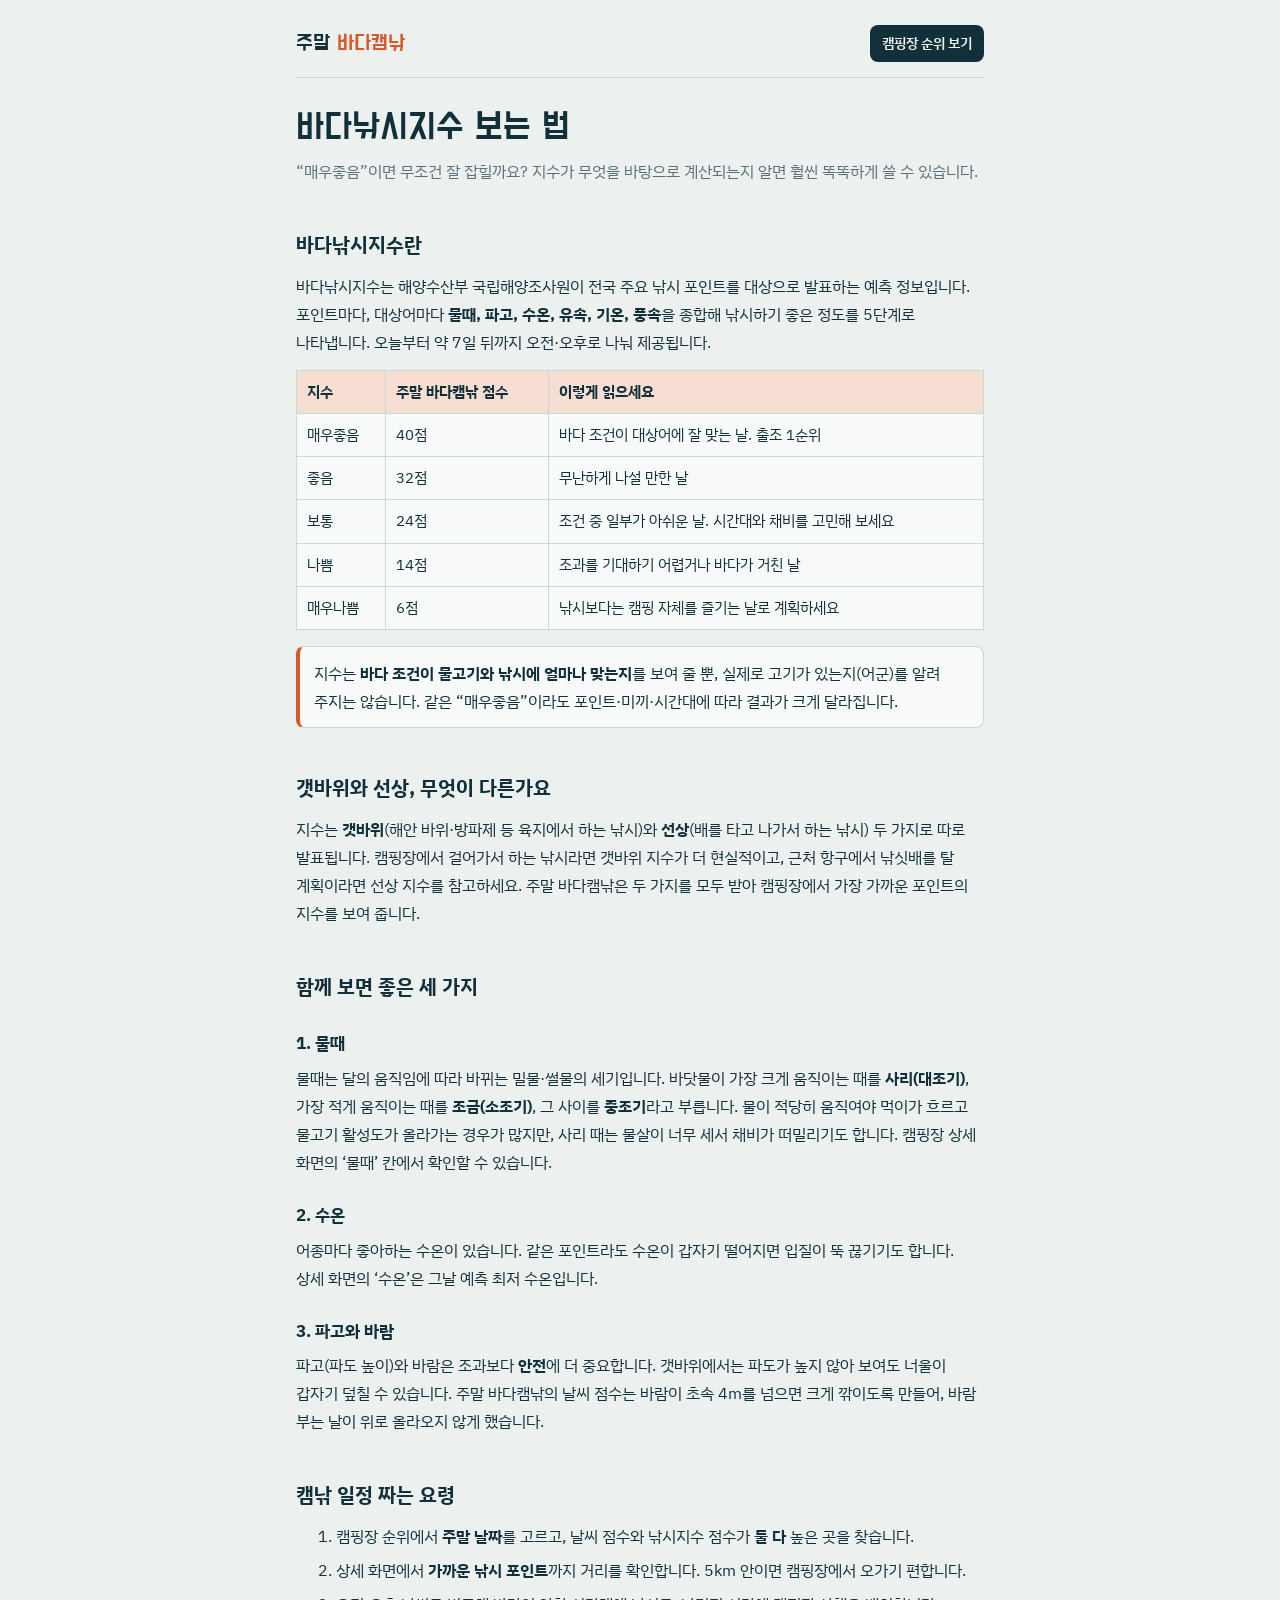
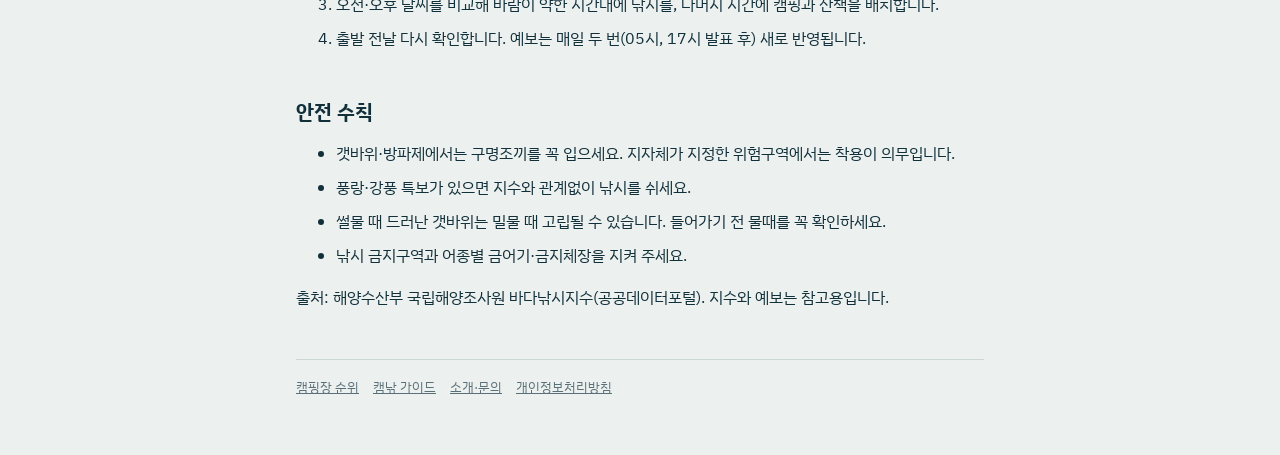
<file: docs/guide-fishing-index.html>
<!doctype html>
<html lang="ko">
<head>
<meta charset="utf-8">
<meta name="viewport" content="width=device-width, initial-scale=1">
<title>바다낚시지수 보는 법 | 주말 바다캠낚</title>
<meta name="description" content="국립해양조사원 바다낚시지수 5단계의 뜻과 물때·수온·파고를 함께 읽는 요령, 갯바위와 선상 지수의 차이를 정리했습니다.">
<link rel="stylesheet" href="https://fonts.googleapis.com/css2?family=Do+Hyeon&family=IBM+Plex+Sans+KR:wght@400;500;600&display=swap">
<link rel="stylesheet" href="page.css">
</head>
<body>
<div class="wrap">
  <nav class="top"><a class="home" href="./">주말 <em>바다캠낚</em></a><a class="go" href="./">캠핑장 순위 보기</a></nav>

  <h1>바다낚시지수 보는 법</h1>
  <p class="lead">“매우좋음”이면 무조건 잘 잡힐까요? 지수가 무엇을 바탕으로 계산되는지 알면 훨씬 똑똑하게 쓸 수 있습니다.</p>

  <h2>바다낚시지수란</h2>
  <p>바다낚시지수는 해양수산부 국립해양조사원이 전국 주요 낚시 포인트를 대상으로 발표하는 예측 정보입니다. 포인트마다, 대상어마다 <b>물때, 파고, 수온, 유속, 기온, 풍속</b>을 종합해 낚시하기 좋은 정도를 5단계로 나타냅니다. 오늘부터 약 7일 뒤까지 오전·오후로 나눠 제공됩니다.</p>

  <table>
    <tr><th>지수</th><th>주말 바다캠낚 점수</th><th>이렇게 읽으세요</th></tr>
    <tr><td>매우좋음</td><td>40점</td><td>바다 조건이 대상어에 잘 맞는 날. 출조 1순위</td></tr>
    <tr><td>좋음</td><td>32점</td><td>무난하게 나설 만한 날</td></tr>
    <tr><td>보통</td><td>24점</td><td>조건 중 일부가 아쉬운 날. 시간대와 채비를 고민해 보세요</td></tr>
    <tr><td>나쁨</td><td>14점</td><td>조과를 기대하기 어렵거나 바다가 거친 날</td></tr>
    <tr><td>매우나쁨</td><td>6점</td><td>낚시보다는 캠핑 자체를 즐기는 날로 계획하세요</td></tr>
  </table>

  <div class="note">지수는 <b>바다 조건이 물고기와 낚시에 얼마나 맞는지</b>를 보여 줄 뿐, 실제로 고기가 있는지(어군)를 알려 주지는 않습니다. 같은 “매우좋음”이라도 포인트·미끼·시간대에 따라 결과가 크게 달라집니다.</div>

  <h2>갯바위와 선상, 무엇이 다른가요</h2>
  <p>지수는 <b>갯바위</b>(해안 바위·방파제 등 육지에서 하는 낚시)와 <b>선상</b>(배를 타고 나가서 하는 낚시) 두 가지로 따로 발표됩니다. 캠핑장에서 걸어가서 하는 낚시라면 갯바위 지수가 더 현실적이고, 근처 항구에서 낚싯배를 탈 계획이라면 선상 지수를 참고하세요. 주말 바다캠낚은 두 가지를 모두 받아 캠핑장에서 가장 가까운 포인트의 지수를 보여 줍니다.</p>

  <h2>함께 보면 좋은 세 가지</h2>
  <h3>1. 물때</h3>
  <p>물때는 달의 움직임에 따라 바뀌는 밀물·썰물의 세기입니다. 바닷물이 가장 크게 움직이는 때를 <b>사리(대조기)</b>, 가장 적게 움직이는 때를 <b>조금(소조기)</b>, 그 사이를 <b>중조기</b>라고 부릅니다. 물이 적당히 움직여야 먹이가 흐르고 물고기 활성도가 올라가는 경우가 많지만, 사리 때는 물살이 너무 세서 채비가 떠밀리기도 합니다. 캠핑장 상세 화면의 ‘물때’ 칸에서 확인할 수 있습니다.</p>
  <h3>2. 수온</h3>
  <p>어종마다 좋아하는 수온이 있습니다. 같은 포인트라도 수온이 갑자기 떨어지면 입질이 뚝 끊기기도 합니다. 상세 화면의 ‘수온’은 그날 예측 최저 수온입니다.</p>
  <h3>3. 파고와 바람</h3>
  <p>파고(파도 높이)와 바람은 조과보다 <b>안전</b>에 더 중요합니다. 갯바위에서는 파도가 높지 않아 보여도 너울이 갑자기 덮칠 수 있습니다. 주말 바다캠낚의 날씨 점수는 바람이 초속 4m를 넘으면 크게 깎이도록 만들어, 바람 부는 날이 위로 올라오지 않게 했습니다.</p>

  <h2>캠낚 일정 짜는 요령</h2>
  <ol>
    <li>캠핑장 순위에서 <b>주말 날짜</b>를 고르고, 날씨 점수와 낚시지수 점수가 <b>둘 다</b> 높은 곳을 찾습니다.</li>
    <li>상세 화면에서 <b>가까운 낚시 포인트</b>까지 거리를 확인합니다. 5km 안이면 캠핑장에서 오가기 편합니다.</li>
    <li>오전·오후 날씨를 비교해 바람이 약한 시간대에 낚시를, 나머지 시간에 캠핑과 산책을 배치합니다.</li>
    <li>출발 전날 다시 확인합니다. 예보는 매일 두 번(05시, 17시 발표 후) 새로 반영됩니다.</li>
  </ol>

  <h2>안전 수칙</h2>
  <ul>
    <li>갯바위·방파제에서는 구명조끼를 꼭 입으세요. 지자체가 지정한 위험구역에서는 착용이 의무입니다.</li>
    <li>풍랑·강풍 특보가 있으면 지수와 관계없이 낚시를 쉬세요.</li>
    <li>썰물 때 드러난 갯바위는 밀물 때 고립될 수 있습니다. 들어가기 전 물때를 꼭 확인하세요.</li>
    <li>낚시 금지구역과 어종별 금어기·금지체장을 지켜 주세요.</li>
  </ul>

  <p>출처: 해양수산부 국립해양조사원 바다낚시지수(공공데이터포털). 지수와 예보는 참고용입니다.</p>

  <footer><a href="./">캠핑장 순위</a><a href="guide.html">캠낚 가이드</a><a href="about.html">소개·문의</a><a href="privacy.html">개인정보처리방침</a></footer>
</div>
</body>
</html>
</file>
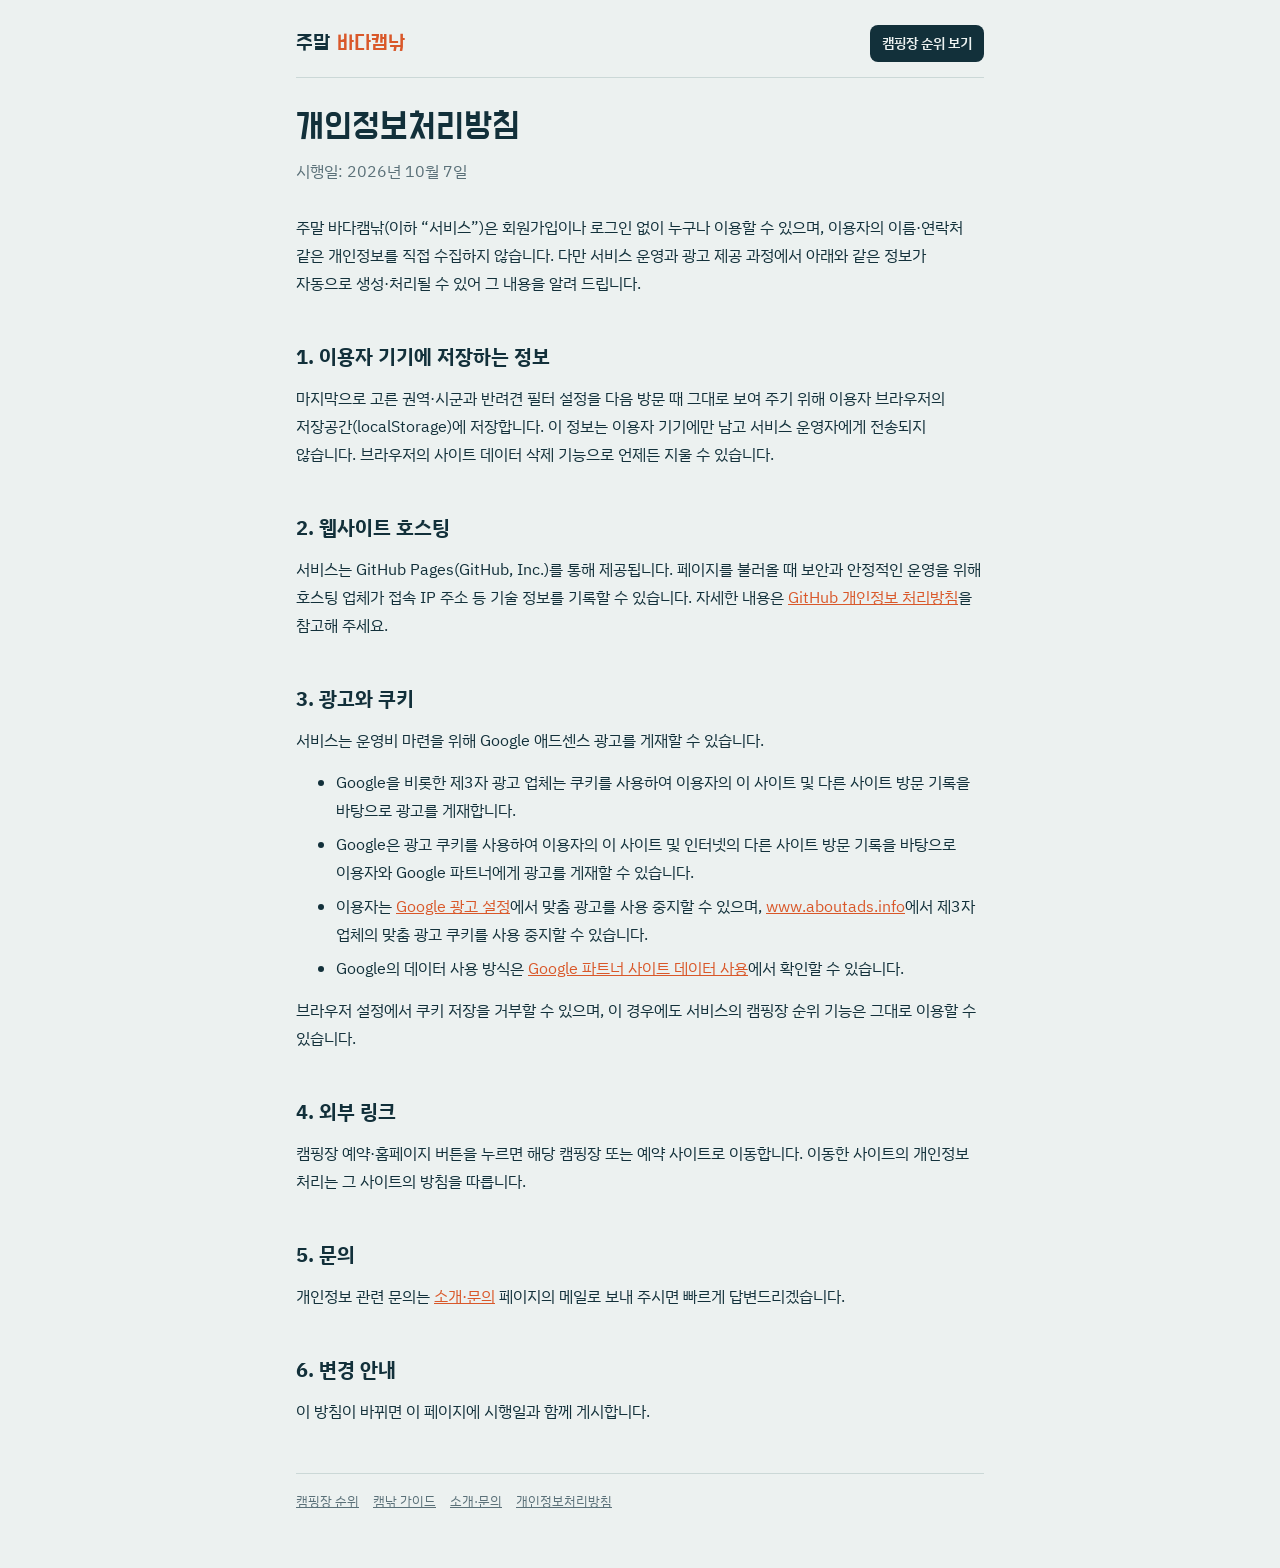
<file: docs/privacy.html>
<!doctype html>
<html lang="ko">
<head>
<meta charset="utf-8">
<meta name="viewport" content="width=device-width, initial-scale=1">
<title>개인정보처리방침 | 주말 바다캠낚</title>
<meta name="description" content="주말 바다캠낚 개인정보처리방침">
<link rel="stylesheet" href="https://fonts.googleapis.com/css2?family=Do+Hyeon&family=IBM+Plex+Sans+KR:wght@400;500;600&display=swap">
<link rel="stylesheet" href="page.css">
</head>
<body>
<div class="wrap">
  <nav class="top"><a class="home" href="./">주말 <em>바다캠낚</em></a><a class="go" href="./">캠핑장 순위 보기</a></nav>

  <h1>개인정보처리방침</h1>
  <p class="lead">시행일: 2026년 10월 7일</p>

  <p>주말 바다캠낚(이하 “서비스”)은 회원가입이나 로그인 없이 누구나 이용할 수 있으며, 이용자의 이름·연락처 같은 개인정보를 직접 수집하지 않습니다. 다만 서비스 운영과 광고 제공 과정에서 아래와 같은 정보가 자동으로 생성·처리될 수 있어 그 내용을 알려 드립니다.</p>

  <h2>1. 이용자 기기에 저장하는 정보</h2>
  <p>마지막으로 고른 권역·시군과 반려견 필터 설정을 다음 방문 때 그대로 보여 주기 위해 이용자 브라우저의 저장공간(localStorage)에 저장합니다. 이 정보는 이용자 기기에만 남고 서비스 운영자에게 전송되지 않습니다. 브라우저의 사이트 데이터 삭제 기능으로 언제든 지울 수 있습니다.</p>

  <h2>2. 웹사이트 호스팅</h2>
  <p>서비스는 GitHub Pages(GitHub, Inc.)를 통해 제공됩니다. 페이지를 불러올 때 보안과 안정적인 운영을 위해 호스팅 업체가 접속 IP 주소 등 기술 정보를 기록할 수 있습니다. 자세한 내용은 <a href="https://docs.github.com/ko/site-policy/privacy-policies/github-general-privacy-statement" target="_blank" rel="noopener">GitHub 개인정보 처리방침</a>을 참고해 주세요.</p>

  <h2>3. 광고와 쿠키</h2>
  <p>서비스는 운영비 마련을 위해 Google 애드센스 광고를 게재할 수 있습니다.</p>
  <ul>
    <li>Google을 비롯한 제3자 광고 업체는 쿠키를 사용하여 이용자의 이 사이트 및 다른 사이트 방문 기록을 바탕으로 광고를 게재합니다.</li>
    <li>Google은 광고 쿠키를 사용하여 이용자의 이 사이트 및 인터넷의 다른 사이트 방문 기록을 바탕으로 이용자와 Google 파트너에게 광고를 게재할 수 있습니다.</li>
    <li>이용자는 <a href="https://adssettings.google.com" target="_blank" rel="noopener">Google 광고 설정</a>에서 맞춤 광고를 사용 중지할 수 있으며, <a href="https://www.aboutads.info" target="_blank" rel="noopener">www.aboutads.info</a>에서 제3자 업체의 맞춤 광고 쿠키를 사용 중지할 수 있습니다.</li>
    <li>Google의 데이터 사용 방식은 <a href="https://policies.google.com/technologies/partner-sites?hl=ko" target="_blank" rel="noopener">Google 파트너 사이트 데이터 사용</a>에서 확인할 수 있습니다.</li>
  </ul>
  <p>브라우저 설정에서 쿠키 저장을 거부할 수 있으며, 이 경우에도 서비스의 캠핑장 순위 기능은 그대로 이용할 수 있습니다.</p>

  <h2>4. 외부 링크</h2>
  <p>캠핑장 예약·홈페이지 버튼을 누르면 해당 캠핑장 또는 예약 사이트로 이동합니다. 이동한 사이트의 개인정보 처리는 그 사이트의 방침을 따릅니다.</p>

  <h2>5. 문의</h2>
  <p>개인정보 관련 문의는 <a href="about.html">소개·문의</a> 페이지의 메일로 보내 주시면 빠르게 답변드리겠습니다.</p>

  <h2>6. 변경 안내</h2>
  <p>이 방침이 바뀌면 이 페이지에 시행일과 함께 게시합니다.</p>

  <footer><a href="./">캠핑장 순위</a><a href="guide.html">캠낚 가이드</a><a href="about.html">소개·문의</a><a href="privacy.html">개인정보처리방침</a></footer>
</div>
</body>
</html>
</file>
<file: docs/page.css>
/* 소개·가이드·개인정보처리방침 등 글 페이지 공통 스타일 (index.html 과 같은 색·글꼴) */
:root{
  --bg:#ECF1F0;--surface:#F8FAF9;--ink:#12303A;--muted:#5A7078;--line:#CBD8D7;
  --accent:#D9582A;--accent-soft:#F6DED3;
  --f-display:"Do Hyeon","IBM Plex Sans KR",system-ui,sans-serif;
  --f-body:"IBM Plex Sans KR","Apple SD Gothic Neo","Malgun Gothic",system-ui,sans-serif;
  color-scheme:light;
}
@media (prefers-color-scheme: dark){:root{
  --bg:#0D1C21;--surface:#132A31;--ink:#E3EEEC;--muted:#93ABB0;--line:#24434B;
  --accent:#F07A48;--accent-soft:#3A2419;color-scheme:dark}}
*{box-sizing:border-box}
html,body{margin:0}
body{background:var(--bg);color:var(--ink);font-family:var(--f-body);font-size:16px;line-height:1.75;word-break:keep-all;overflow-wrap:break-word}
.wrap{max-width:720px;margin:0 auto;padding:24px 16px 56px}
a{color:var(--accent)}
.top{display:flex;justify-content:space-between;align-items:center;gap:12px;padding-bottom:14px;border-bottom:1px solid var(--line);margin-bottom:28px}
.top .home{font-family:var(--f-display);font-size:22px;color:var(--ink);text-decoration:none}
.top .home em{font-style:normal;color:var(--accent)}
.top .go{font-size:14px;font-weight:600;text-decoration:none;background:var(--ink);color:var(--bg);padding:6px 12px;border-radius:8px;white-space:nowrap}
h1{font-family:var(--f-display);font-weight:400;font-size:clamp(28px,6vw,36px);line-height:1.2;margin:0 0 8px}
.lead{color:var(--muted);margin:0 0 28px}
h2{font-size:20px;margin:36px 0 10px;padding-top:6px}
h3{font-size:17px;margin:24px 0 6px}
p,ul,ol{margin:0 0 14px}
li{margin-bottom:6px}
table{width:100%;border-collapse:collapse;margin:0 0 16px;font-size:15px;background:var(--surface)}
th,td{border:1px solid var(--line);padding:8px 10px;text-align:left;vertical-align:top}
th{background:var(--accent-soft)}
.note{background:var(--surface);border:1px solid var(--line);border-left:4px solid var(--accent);border-radius:8px;padding:12px 14px;margin:0 0 16px}
.list-cards{display:grid;gap:12px;padding:0;list-style:none}
.list-cards a{display:block;background:var(--surface);border:1px solid var(--line);border-radius:12px;padding:16px;text-decoration:none;color:var(--ink)}
.list-cards b{display:block;font-size:17px;margin-bottom:4px}
.list-cards span{color:var(--muted);font-size:14px}
footer{margin-top:48px;padding-top:16px;border-top:1px solid var(--line);font-size:13px;color:var(--muted);display:flex;flex-wrap:wrap;gap:6px 14px}
footer a{color:var(--muted)}
</file>
